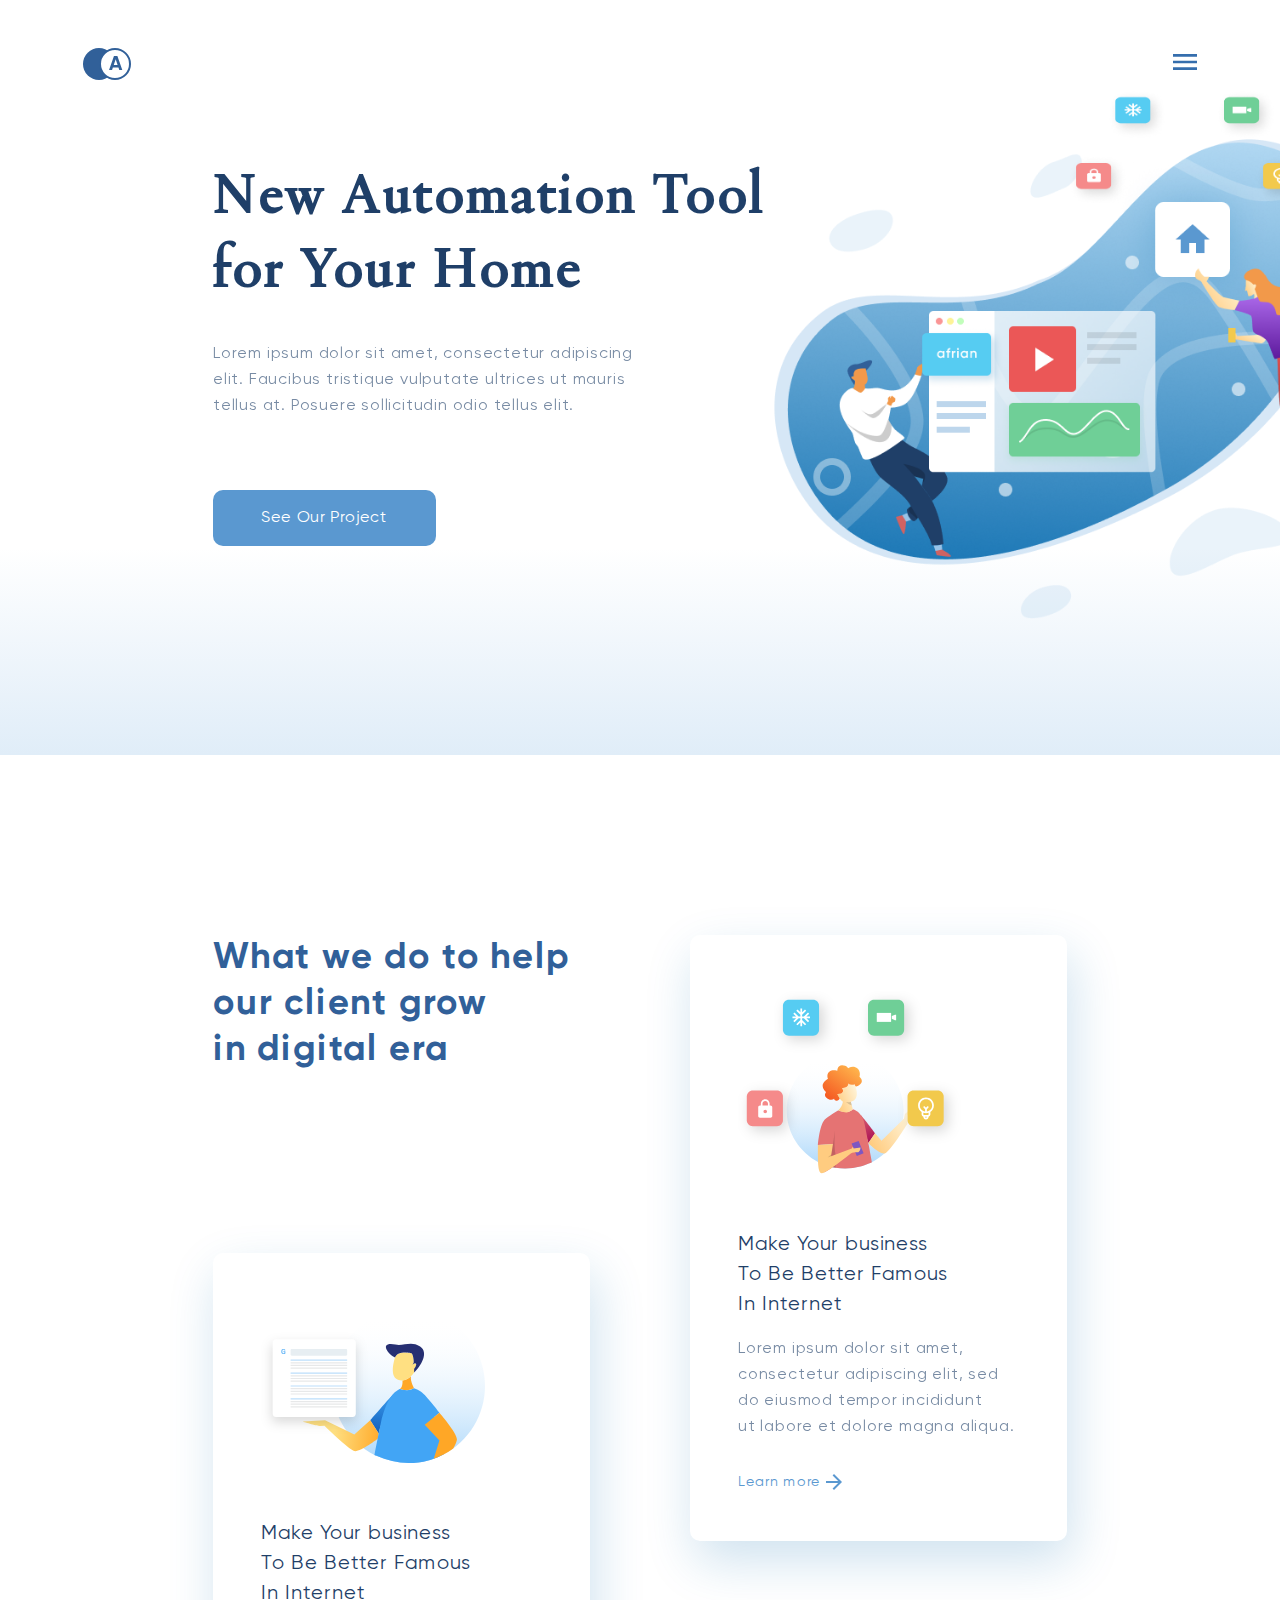
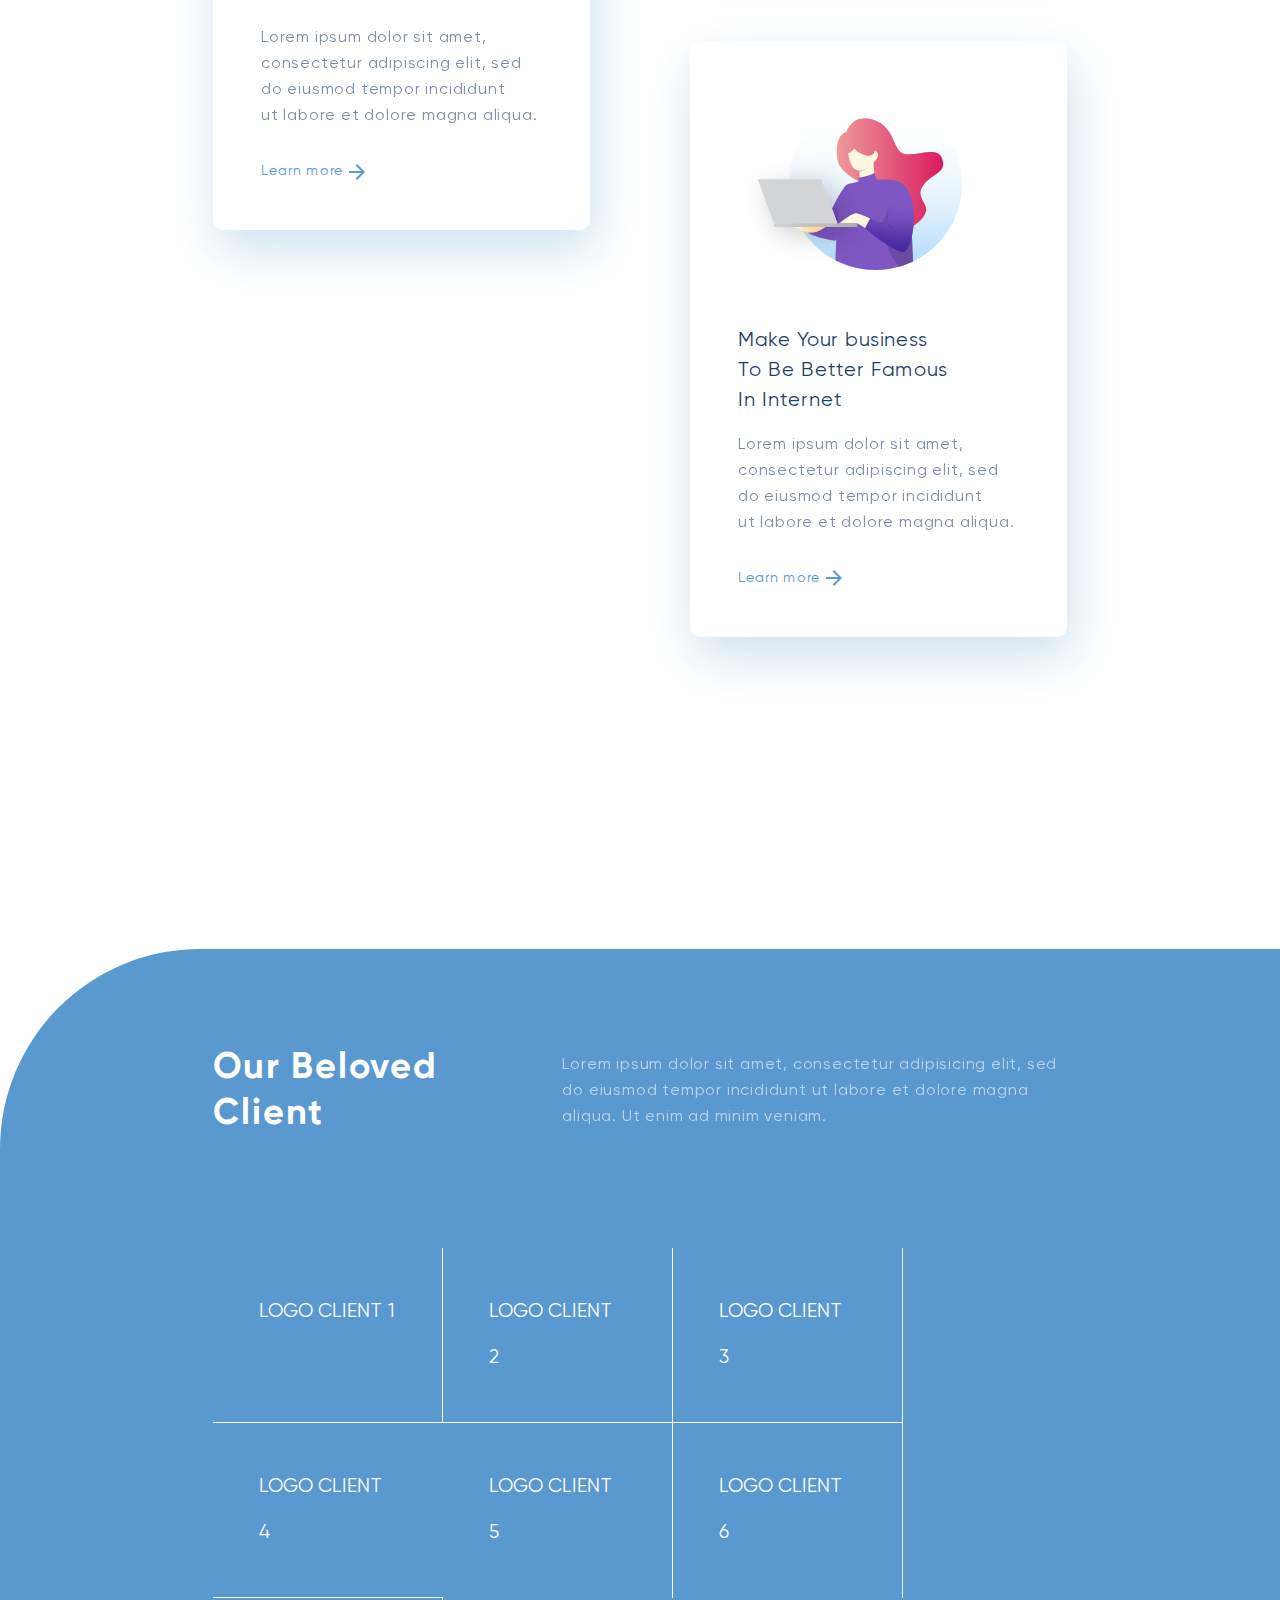
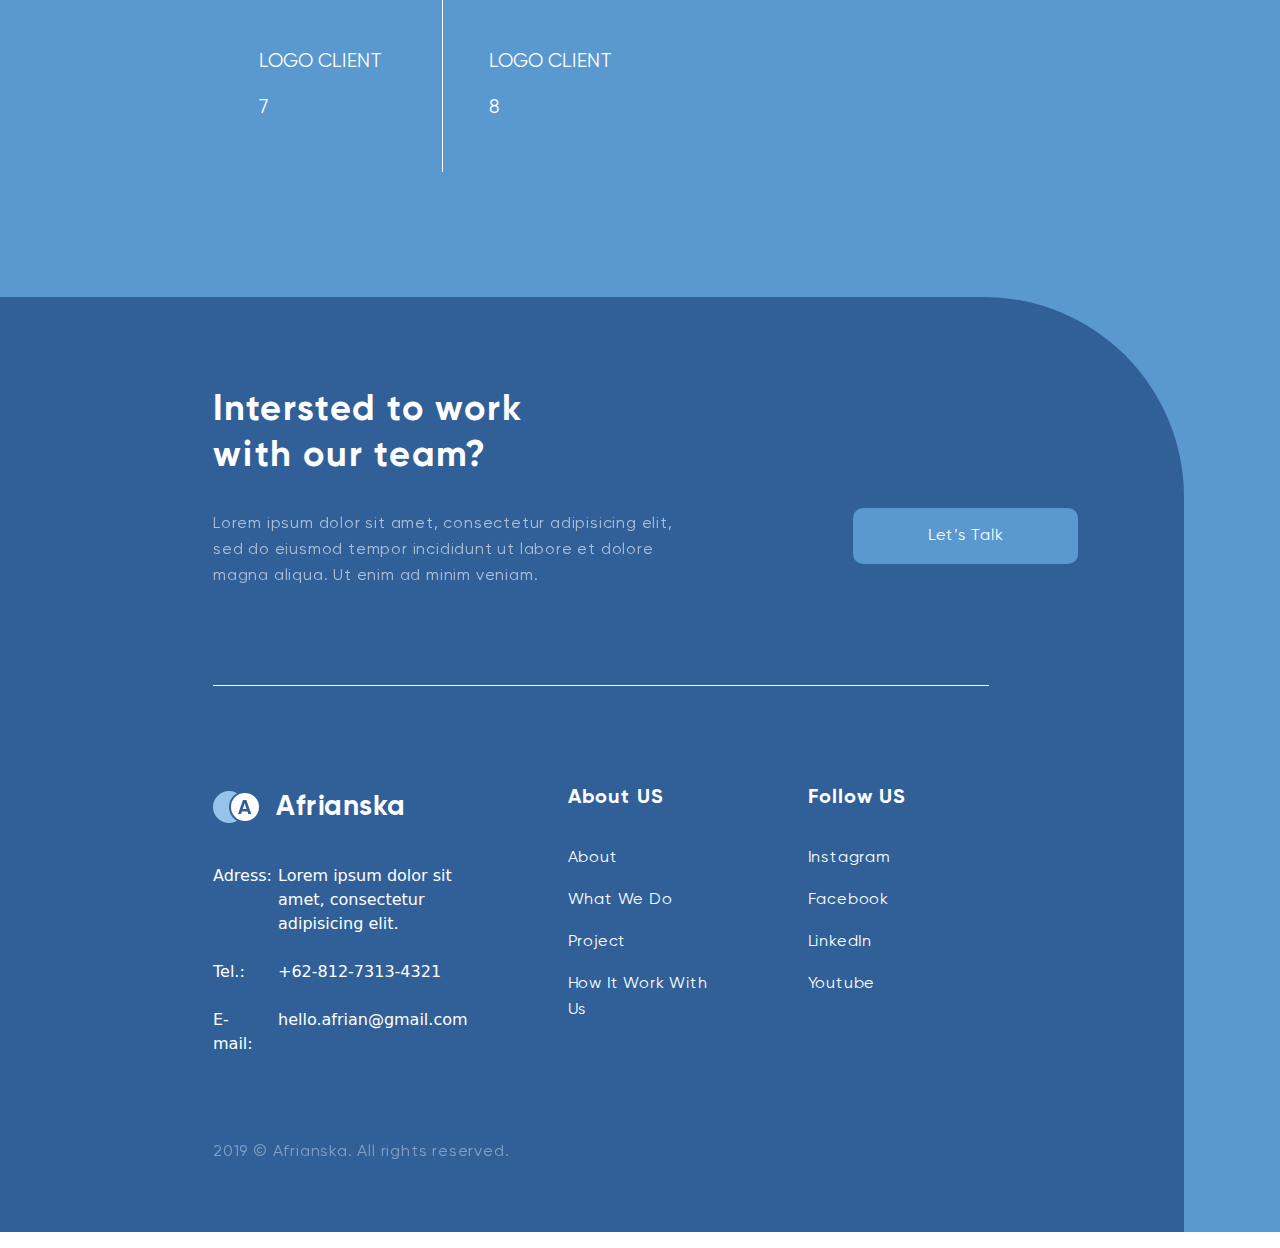
<file: index.html>
<!DOCTYPE html>
<html lang="ru">

<head>
	<meta charset="UTF-8">
	<meta http-equiv="X-UA-Compatible" content="IE=edge">
	<meta name="viewport" content="width=device-width, initial-scale=1.0">
	<link rel="stylesheet" href="css/normalize.css">
	<link rel="stylesheet" href="css/style.css">
	<title>homepage</title>
</head>

<header class="header">
	<div class="container header-container">
		<nav class="header__nav flex">
			<img class="header__logo" src="img/logo.svg" alt="Logo">
			<button class="header__btn btn-reset">
				<svg class="header__btn-icon" width="24" height="16" fill="rgba(53, 110, 173, 1)" xmlns="http://www.w3.org/2000/svg">
					<path d="M0 16H24V13.3333H0V16ZM0 9.33333H24V6.66667H0V9.33333ZM0 0V2.66667H24V0H0Z" />
				</svg>
			</button>
		</nav>
	</div>
</header>

<body>

	<main class="main">

		<section class="hero">
			<div class="hero__background">
				<div class="container">
					<div class="hero__block flex">
						<div class="hero__info">
							<h1 class="hero__title section-title">New Automation Tool for Your Home</h1>
							<p class="hero__descr section-descr">
								Lorem ipsum dolor sit amet, consectetur adipiscing elit. Faucibus tristique vulputate ultrices
								ut&nbsp;mauris tellus&nbsp;at. Posuere sollicitudin odio tellus elit.
							</p>
							<button class="hero__btn btn-reset">See Our Project</button>
						</div>
					</div>
				</div>
			</div>
		</section>

		<section class="about">
			<div class="container">
				<div class="about__block flex">
					<ul class="about__list-left list-reset flex">
						<li class="about__title">
							<h2 class="about__title-text section-title">What we&nbsp;do&nbsp;to&nbsp;help our client grow
								in&nbsp;digital era</h2>
						</li>
						<li class="about__item flex">
							<img src="img/card-3.svg" alt="" class="about__img-first">
							<p class="about__card-theme section-descr">Make Your business To&nbsp;Be&nbsp;Better Famous
								In&nbsp;Internet</p>
							<p class="about__card-descr section-descr">Lorem ipsum dolor sit amet, consectetur adipiscing elit, sed
								do&nbsp;eiusmod
								tempor incididunt ut&nbsp;labore et&nbsp;dolore magna aliqua.</p>
							<a href="#" class="about__card-link flex">Learn more
								<svg class="about__card-link-svg" width="16" height="16" viewBox="0 0 16 16" fill="none"
									xmlns="http://www.w3.org/2000/svg">
									<path d="M8 0L6.59 1.41L12.17 7H0V9H12.17L6.59 14.59L8 16L16 8L8 0Z" fill="#5A98D0" />
								</svg>
							</a>
						</li>
					</ul>
					<ul class="about__list-right list-reset flex">
						<li class="about__item flex">
							<img src="img/card-2.svg" alt="" class="about__img-first">
							<p class="about__card-theme section-descr">Make Your business To&nbsp;Be&nbsp;Better Famous
								In&nbsp;Internet</p>
							<p class="about__card-descr section-descr">Lorem ipsum dolor sit amet, consectetur adipiscing elit, sed
								do&nbsp;eiusmod
								tempor incididunt ut&nbsp;labore et&nbsp;dolore magna aliqua.</p>
							<a href="#" class="about__card-link flex">Learn more
								<svg class="about__card-link-svg" width="16" height="16" viewBox="0 0 16 16" fill="none"
									xmlns="http://www.w3.org/2000/svg">
									<path d="M8 0L6.59 1.41L12.17 7H0V9H12.17L6.59 14.59L8 16L16 8L8 0Z" fill="#5A98D0" />
								</svg>
							</a>
						</li>
						<li class="about__item flex">
							<img src="img/card-4.svg" alt="" class="about__img-first">
							<p class="about__card-theme section-descr">Make Your business To&nbsp;Be&nbsp;Better Famous
								In&nbsp;Internet</p>
							<p class="about__card-descr section-descr">Lorem ipsum dolor sit amet, consectetur adipiscing elit, sed
								do&nbsp;eiusmod
								tempor incididunt ut&nbsp;labore et&nbsp;dolore magna aliqua.</p>
							<a href="#" class="about__card-link flex">Learn more
								<svg class="about__card-link-svg" width="16" height="16" viewBox="0 0 16 16" fill="none"
									xmlns="http://www.w3.org/2000/svg">
									<path d="M8 0L6.59 1.41L12.17 7H0V9H12.17L6.59 14.59L8 16L16 8L8 0Z" fill="#5A98D0" />
								</svg>
							</a>
						</li>
					</ul>
				</div>
			</div>
		</section>

		<section class="client">
			<div class="container">
				<div class="client__block">
					<div class="client__about flex">
						<h2 class="client__title section-title">Our Beloved Client</h2>
						<p class="client__descr section-descr">Lorem ipsum dolor sit amet, consectetur adipisicing elit, sed
							do&nbsp;eiusmod tempor
							incididunt ut&nbsp;labore et&nbsp;dolore magna aliqua. Ut&nbsp;enim ad&nbsp;minim veniam.</p>
					</div>
					<ul class="client__list list-reset flex">
						<li class="client__item">Logo client 1</li>
						<li class="client__item">Logo client 2</li>
						<li class="client__item">Logo client 3</li>
						<li class="client__item">Logo client 4</li>
						<li class="client__item bottom">Logo client 5</li>
						<li class="client__item bottom">Logo client 6</li>
						<li class="client__item bottom">Logo client 7</li>
						<li class="client__item bottom">Logo client 8</li>
					</ul>
				</div>
			</div>

			<footer class="footer">
				<div class="footer-container">
					<div class="footer__top-block flex">
						<div class="footer__top-left">
							<h2 class="footer__title section-title">Intersted to&nbsp;work with our team?</h2>
							<p class="footer__descr section-descr">Lorem ipsum dolor sit amet, consectetur adipisicing elit, sed
								do&nbsp;eiusmod
								tempor incididunt ut&nbsp;labore et&nbsp;dolore magna aliqua. Ut&nbsp;enim ad&nbsp;minim veniam.</p>
						</div>
						<div class="footer__top-right">
							<button class="footer__btn btn-reset" onclick="window.location.href = '#openModal';">Let’s&nbsp;Talk</button>
						</div>
					</div>
					<div class="footer__bottom-block flex">
						<div class="footer__bottom-left">
							<h3 class="section-title footer__logo flex">
								<svg width="48" height="48" viewBox="0 0 48 48" fill="none" xmlns="http://www.w3.org/2000/svg">
									<g clip-path="url(#clip0_3288_2)">
										<circle cx="16" cy="24" r="16" fill="#98C3E8" />
										<circle cx="32" cy="24" r="15" fill="white" stroke="#316099" stroke-width="2" />
										<path
											d="M38.3 31L33.38 17H29.96L25.06 31H28.04L28.88 28.48H34.46L35.3 31H38.3ZM31.68 20.18L33.6 25.9H29.76L31.68 20.18Z"
											fill="#316099" />
									</g>
									<defs>
										<clipPath id="clip0_3288_2">
											<rect width="48" height="48" fill="white" transform="matrix(1 0 0 -1 0 48)" />
										</clipPath>
									</defs>
								</svg>
								Afrianska
							</h3>
							<ul class="footer__contacts list-reset">
								<li class="adress footer__item flex">
									<p class="contacts section-descr adress">Adress:</p>
									<p class="section-descr adress">Lorem ipsum dolor sit amet, consectetur adipisicing elit.</p>
								</li>
								<li class="telephone footer__item flex">
									<p class="contacts section-descr tel">Tel.:</p>
									<a href="tel:+6281273134321" class="section-descr adress">+62-812-7313-4321</a>
								</li>
								<li class="email footer__item flex">
									<p class="contacts section-descr email">E-mail:</p>
									<a href="mailto:hello.afrian@gmail.com" class="section-descr adress">hello.afrian@gmail.com</a>
								</li>
							</ul>
						</div>
						<div class="footer__bottom-right">
							<ul class="footer__list list-reset flex">
								<li class="footer__item-bottom">
									<h4 class="section-title footer__title-bottom">About US</h4>
									<a href="#" class="footer__bottom-link">About</a>
									<a href="#" class="footer__bottom-link">What We Do</a>
									<a href="#" class="footer__bottom-link">Project</a>
									<a href="#" class="footer__bottom-link">How It Work With Us</a>
								</li>
								<li class="footer__item-bottom">
									<h4 class="section-title footer__title-bottom">Follow US</h4>
									<a href="#" class="footer__bottom-link">Instagram</a>
									<a href="#" class="footer__bottom-link">Facebook</a>
									<a href="#" class="footer__bottom-link">LinkedIn</a>
									<a href="#" class="footer__bottom-link">Youtube</a>
								</li>
							</ul>
						</div>
					</div>
					<p class="copyright">2019&nbsp;&copy; Afrianska. All rights reserved.</p>
				</div>
			</footer>

		</section>

	</main>

	<div id="openModal" class="modal">
		<div class="modal-dialog">
			<div class="modal-content">
				<div class="modal-header">
					<a href="#close" title="Close" class="close">×</a>
				</div>
				<div class="contact__form">
					<h2 class="contact__form-title section-title">SEND US MESSAGE</h2>
					<form class="form" action="https://jsonplaceholder.typicode.com/posts" method="post">
						<ul class="contact__form-list list-reset flex">
							<li class="contact__form-item flex">
								<label class="contact__form-descr">Full Name</label>
								<input class="contact__form-input" type="text" name="Name" placeholder="Your Name" required>
							</li>
							<li class="contact__form-item flex">
								<label class="contact__form-descr">Email</label>
								<input class="contact__form-input" type="email" name="Email" placeholder="Your Email" required>
							</li>
							<li class="contact__form-item flex">
								<label class="contact__form-descr">Message</label>
								<textarea class="contact__form-textarea" name="Message" placeholder="Your Message"></textarea>
							</li>
						</ul>
						<button class="contact__form-btn btn-reset">Submit</button>
					</form>
				</div>
			</div>
		</div>
	</div>


</body>

</html>
</file>
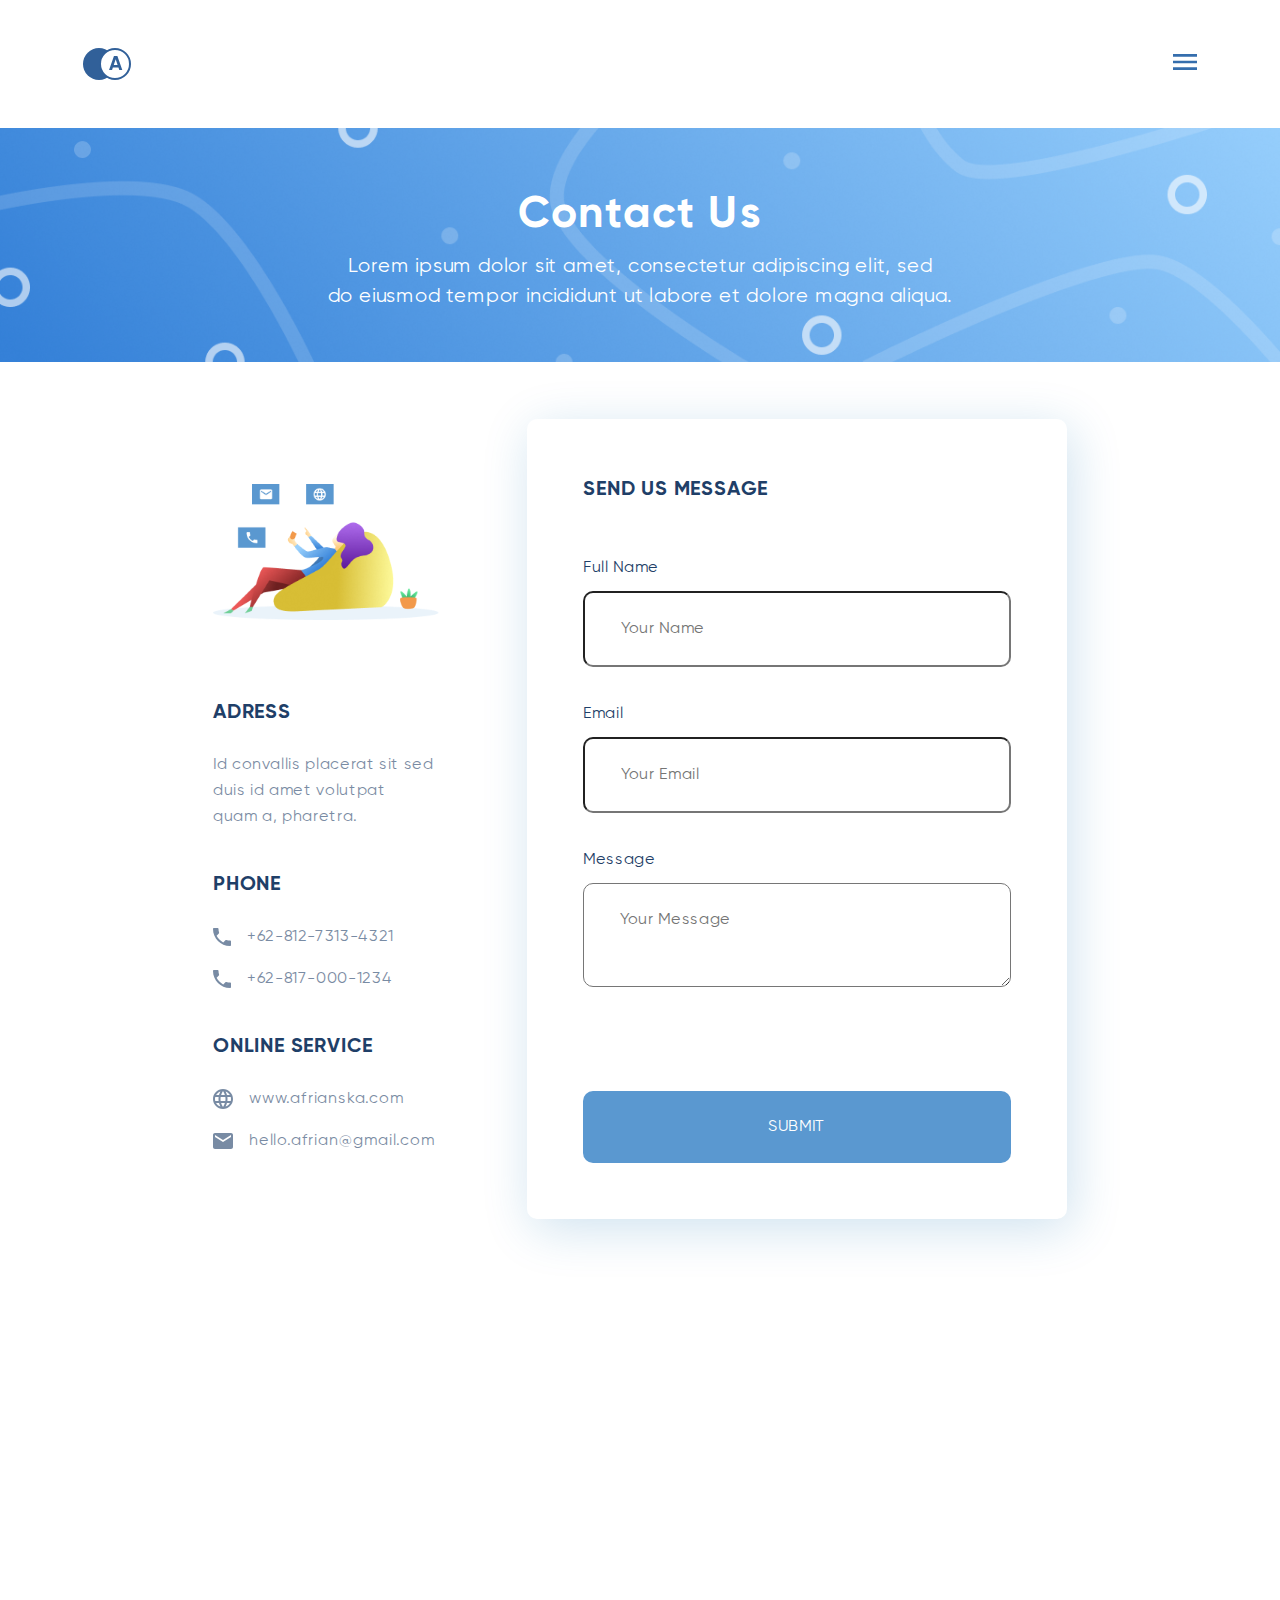
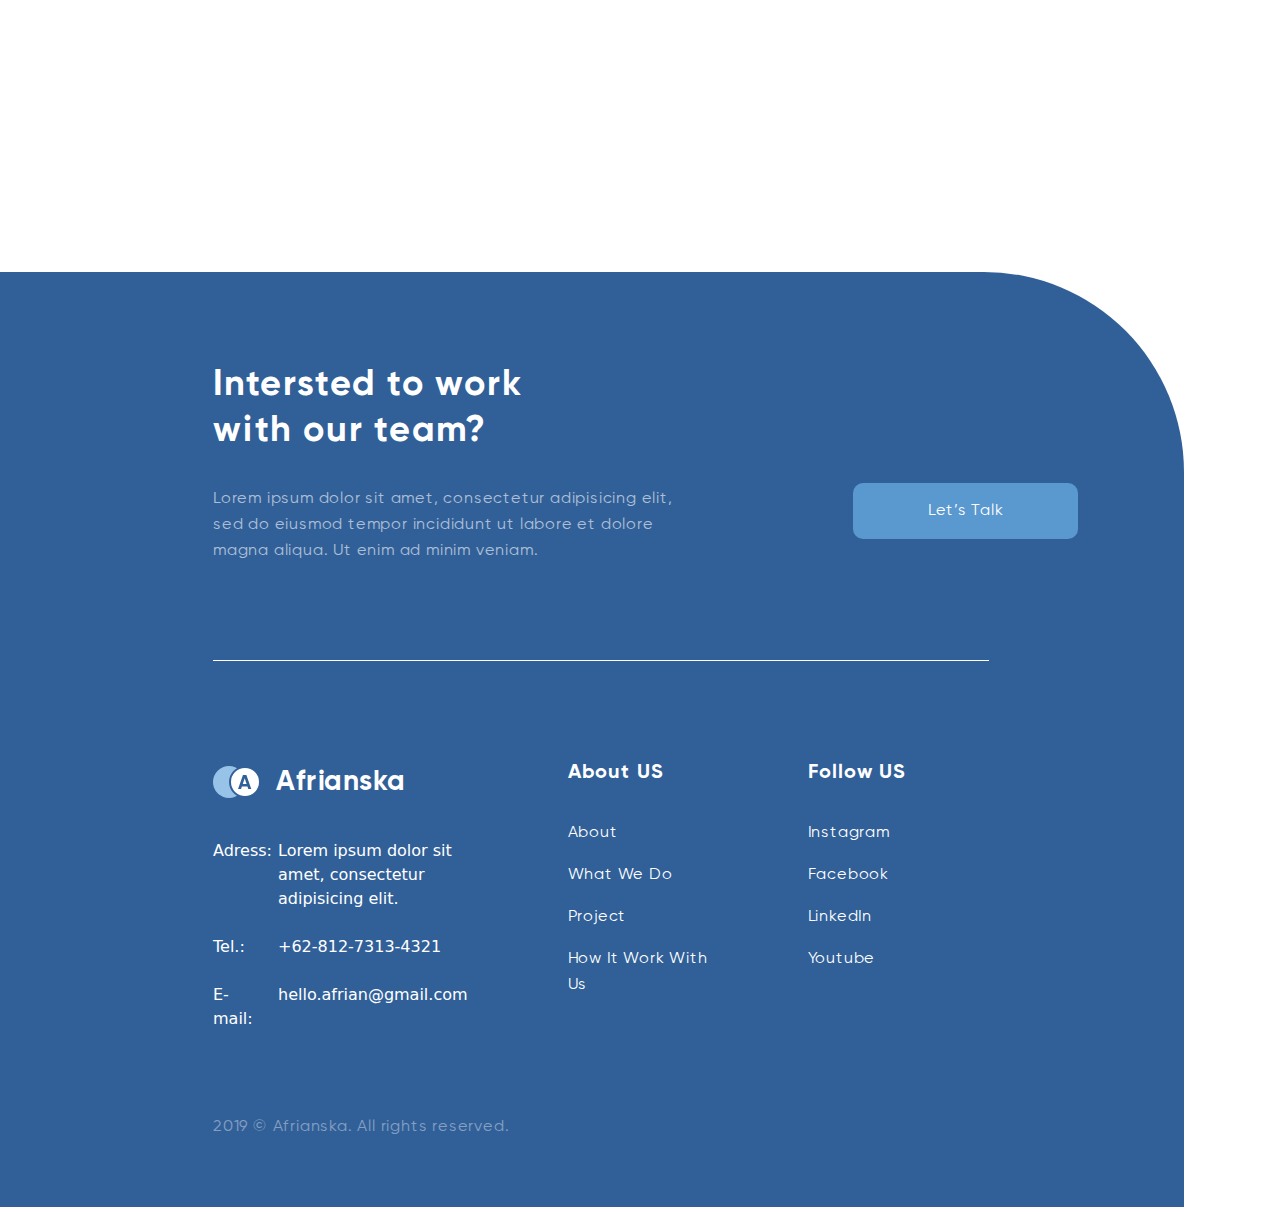
<file: contact_us.html>
<!DOCTYPE html>
<html lang="ru">

<head>
	<meta charset="UTF-8">
	<meta http-equiv="X-UA-Compatible" content="IE=edge">
	<meta name="viewport" content="width=device-width, initial-scale=1.0">
	<link rel="stylesheet" href="css/normalize.css">
	<link rel="stylesheet" href="css/style_contact_us.css">
	<title>Contact Us</title>
</head>

<header class="header">
	<div class="container header-container">
		<nav class="header__nav flex">
			<img class="header__logo" src="img/logo.svg" alt="Logo">
			<button class="header__btn btn-reset">
				<svg width="24" height="16" viewBox="0 0 24 16" fill="none" xmlns="http://www.w3.org/2000/svg">
					<path d="M0 16H24V13.3333H0V16ZM0 9.33333H24V6.66667H0V9.33333ZM0 0V2.66667H24V0H0Z" />
				</svg>
			</button>
		</nav>
	</div>
</header>

<body>

	<main class="main">
		<section class="hero">
			<div class="container">
				<div class="hero__block">
					<h1 class="hero__title section-title">Contact Us</h1>
					<p class="hero__descr section-descr">Lorem ipsum dolor sit amet, consectetur adipiscing elit, sed
						do&nbsp;eiusmod tempor incididunt ut&nbsp;labore et&nbsp;dolore magna aliqua.</p>
				</div>
			</div>
		</section>

		<section class="contact">
			<div class="container">
				<div class="contact__us flex">
					<div class="contact__data">
						<img src="img/contact-data.png" alt="contact-img" class="contact__img">
						<h4 class="contact__title section-title adress">Adress</h4>
						<p class="contact__adress-descr">Id&nbsp;convallis placerat sit sed duis id&nbsp;amet volutpat quam&nbsp;a,
							pharetra.</p>
						<h4 class="contact__title section-title phone">Phone</h4>
						<a href="tel:+6281273134321" class="contact__phone-descr section-descr flex">
							<svg width="18" height="18" viewBox="0 0 18 18" fill="none" xmlns="http://www.w3.org/2000/svg">
								<path
									d="M3.62 7.79C5.06 10.62 7.38 12.93 10.21 14.38L12.41 12.18C12.68 11.91 13.08 11.82 13.43 11.94C14.55 12.31 15.76 12.51 17 12.51C17.55 12.51 18 12.96 18 13.51V17C18 17.55 17.55 18 17 18C7.61 18 0 10.39 0 1C0 0.45 0.45 0 1 0H4.5C5.05 0 5.5 0.45 5.5 1C5.5 2.25 5.7 3.45 6.07 4.57C6.18 4.92 6.1 5.31 5.82 5.59L3.62 7.79Z"
									fill="#1F3F68" />
							</svg>
							+62-812-7313-4321
						</a>
						<a href="tel:+628170001234" class="contact__phone-descr section-descr flex">
							<svg width="18" height="18" viewBox="0 0 18 18" fill="none" xmlns="http://www.w3.org/2000/svg">
								<path
									d="M3.62 7.79C5.06 10.62 7.38 12.93 10.21 14.38L12.41 12.18C12.68 11.91 13.08 11.82 13.43 11.94C14.55 12.31 15.76 12.51 17 12.51C17.55 12.51 18 12.96 18 13.51V17C18 17.55 17.55 18 17 18C7.61 18 0 10.39 0 1C0 0.45 0.45 0 1 0H4.5C5.05 0 5.5 0.45 5.5 1C5.5 2.25 5.7 3.45 6.07 4.57C6.18 4.92 6.1 5.31 5.82 5.59L3.62 7.79Z"
									fill="#1F3F68" />
							</svg>
							+62-817-000-1234
						</a>
						<h4 class="contact__title section-title service">Online service</h4>
						<a href="#" class="contact__link web flex">
							<svg width="20" height="20" viewBox="0 0 20 20" fill="none" xmlns="http://www.w3.org/2000/svg">
								<path
									d="M9.99 0C4.47 0 0 4.48 0 10C0 15.52 4.47 20 9.99 20C15.52 20 20 15.52 20 10C20 4.48 15.52 0 9.99 0ZM16.92 6H13.97C13.65 4.75 13.19 3.55 12.59 2.44C14.43 3.07 15.96 4.35 16.92 6ZM10 2.04C10.83 3.24 11.48 4.57 11.91 6H8.09C8.52 4.57 9.17 3.24 10 2.04ZM2.26 12C2.1 11.36 2 10.69 2 10C2 9.31 2.1 8.64 2.26 8H5.64C5.56 8.66 5.5 9.32 5.5 10C5.5 10.68 5.56 11.34 5.64 12H2.26ZM3.08 14H6.03C6.35 15.25 6.81 16.45 7.41 17.56C5.57 16.93 4.04 15.66 3.08 14ZM6.03 6H3.08C4.04 4.34 5.57 3.07 7.41 2.44C6.81 3.55 6.35 4.75 6.03 6ZM10 17.96C9.17 16.76 8.52 15.43 8.09 14H11.91C11.48 15.43 10.83 16.76 10 17.96ZM12.34 12H7.66C7.57 11.34 7.5 10.68 7.5 10C7.5 9.32 7.57 8.65 7.66 8H12.34C12.43 8.65 12.5 9.32 12.5 10C12.5 10.68 12.43 11.34 12.34 12ZM12.59 17.56C13.19 16.45 13.65 15.25 13.97 14H16.92C15.96 15.65 14.43 16.93 12.59 17.56ZM14.36 12C14.44 11.34 14.5 10.68 14.5 10C14.5 9.32 14.44 8.66 14.36 8H17.74C17.9 8.64 18 9.31 18 10C18 10.69 17.9 11.36 17.74 12H14.36Z"
									fill="#1F3F68" />
							</svg>
							www.afrianska.com
						</a>
						<a href="mailto:hello.afrian@gmail.com" class="contact__link email flex">
							<svg width="20" height="16" viewBox="0 0 20 16" fill="none" xmlns="http://www.w3.org/2000/svg">
								<path
									d="M18 0H2C0.9 0 0.00999999 0.9 0.00999999 2L0 14C0 15.1 0.9 16 2 16H18C19.1 16 20 15.1 20 14V2C20 0.9 19.1 0 18 0ZM18 4L10 9L2 4V2L10 7L18 2V4Z"
									fill="#1F3F68" />
							</svg>
							hello.afrian@gmail.com
						</a>
					</div>
					<div class="contact__form">
						<h2 class="contact__form-title section-title">SEND US MESSAGE</h2>
						<form class="form" action="https://jsonplaceholder.typicode.com/posts" method="post">
							<ul class="contact__form-list list-reset flex">
								<li class="contact__form-item flex">
									<label class="contact__form-descr">Full Name</label>
									<input class="contact__form-input" type="text" name="Name" placeholder="Your Name" required>
								</li>
								<li class="contact__form-item flex">
									<label class="contact__form-descr">Email</label>
									<input class="contact__form-input" type="email" name="Email" placeholder="Your Email" required>
								</li>
								<li class="contact__form-item flex">
									<label class="contact__form-descr">Message</label>
									<textarea class="contact__form-textarea" name="Message" placeholder="Your Message"></textarea>
								</li>
							</ul>
							<button class="contact__form-btn btn-reset">Submit</button>
						</form>
					</div>
				</div>
			</div>
		</section>

		<section class="map">
			<div class="container">
				<div class="map__block">
					<iframe
						src="https://www.google.com/maps/embed?pb=!1m18!1m12!1m3!1d2271.7210915904598!2d9.470968369532564!3d0.4148140092865729!2m3!1f0!2f0!3f0!3m2!1i1024!2i768!4f13.1!3m3!1m2!1s0x107f3c8e3e36b2cf%3A0x704e54c45de1010c!2sNecotrans!5e0!3m2!1sru!2sru!4v1677783240403!5m2!1sru!2sru"
						width="600" height="450" style="border:0; width: 925px;" allowfullscreen="" loading="lazy"
						referrerpolicy="no-referrer-when-downgrade">
					</iframe>
				</div>
			</div>
		</section>

		<footer class="footer">
			<div class="footer-container">
				<div class="footer__top-block flex">
					<div class="footer__top-left">
						<h2 class="footer__title section-title">Intersted to&nbsp;work with our team?</h2>
						<p class="footer__descr section-descr">Lorem ipsum dolor sit amet, consectetur adipisicing elit, sed
							do&nbsp;eiusmod
							tempor incididunt ut&nbsp;labore et&nbsp;dolore magna aliqua. Ut&nbsp;enim ad&nbsp;minim veniam.</p>
					</div>
					<div class="footer__top-right">
						<button class="footer__btn btn-reset" onclick="window.location.href = '#openModal';">Let’s&nbsp;Talk</button>
					</div>
				</div>
				<div class="footer__bottom-block flex">
					<div class="footer__bottom-left">
						<h3 class="section-title footer__logo flex">
							<svg width="48" height="48" viewBox="0 0 48 48" fill="none" xmlns="http://www.w3.org/2000/svg">
								<g clip-path="url(#clip0_3288_2)">
									<circle cx="16" cy="24" r="16" fill="#98C3E8" />
									<circle cx="32" cy="24" r="15" fill="white" stroke="#316099" stroke-width="2" />
									<path
										d="M38.3 31L33.38 17H29.96L25.06 31H28.04L28.88 28.48H34.46L35.3 31H38.3ZM31.68 20.18L33.6 25.9H29.76L31.68 20.18Z"
										fill="#316099" />
								</g>
								<defs>
									<clipPath id="clip0_3288_2">
										<rect width="48" height="48" fill="white" transform="matrix(1 0 0 -1 0 48)" />
									</clipPath>
								</defs>
							</svg>
							Afrianska
						</h3>
						<ul class="footer__contacts list-reset">
							<li class="adress footer__item flex">
								<p class="contacts section-descr adress">Adress:</p>
								<p class="section-descr adress">Lorem ipsum dolor sit amet, consectetur adipisicing elit.</p>
							</li>
							<li class="telephone footer__item flex">
								<p class="contacts section-descr tel">Tel.:</p>
								<p class="section-descr adress">+62-812-7313-4321</p>
							</li>
							<li class="email footer__item flex">
								<p class="contacts section-descr email">E-mail:</p>
								<p class="section-descr adress">hello.afrian@gmail.com</p>
							</li>
						</ul>
					</div>
					<div class="footer__bottom-right">
						<ul class="footer__list list-reset flex">
							<li class="footer__item-bottom">
								<h4 class="section-title footer__title-bottom">About US</h4>
								<a href="#" class="footer__bottom-link">About</a>
								<a href="#" class="footer__bottom-link">What We Do</a>
								<a href="#" class="footer__bottom-link">Project</a>
								<a href="#" class="footer__bottom-link">How It Work With Us</a>
							</li>
							<li class="footer__item-bottom">
								<h4 class="section-title footer__title-bottom">Follow US</h4>
								<a href="#" class="footer__bottom-link">Instagram</a>
								<a href="#" class="footer__bottom-link">Facebook</a>
								<a href="#" class="footer__bottom-link">LinkedIn</a>
								<a href="#" class="footer__bottom-link">Youtube</a>
							</li>
						</ul>
					</div>
				</div>
				<p class="copyright">2019&nbsp;&copy; Afrianska. All rights reserved.</p>
			</div>
		</footer>

	</main>

	<div id="openModal" class="modal">
		<div class="modal-dialog">
			<div class="modal-content">
				<div class="modal-header">
					<a href="#close" title="Close" class="close">×</a>
				</div>
				<div class="contact__form">
					<h2 class="contact__form-title section-title">SEND US MESSAGE</h2>
					<form class="form" action="https://jsonplaceholder.typicode.com/posts" method="post">
						<ul class="contact__form-list list-reset flex">
							<li class="contact__form-item flex">
								<label class="contact__form-descr">Full Name</label>
								<input class="contact__form-input" type="text" name="Name" placeholder="Your Name" required>
							</li>
							<li class="contact__form-item flex">
								<label class="contact__form-descr">Email</label>
								<input class="contact__form-input" type="email" name="Email" placeholder="Your Email" required>
							</li>
							<li class="contact__form-item flex">
								<label class="contact__form-descr">Message</label>
								<textarea class="contact__form-textarea" name="Message" placeholder="Your Message"></textarea>
							</li>
						</ul>
						<button class="contact__form-btn btn-reset">Submit</button>
					</form>
				</div>
			</div>
		</div>
	</div>

</body>

</html>
</file>
<file: css/style.css>
html {
  box-sizing: border-box;
}

*,
*::before,
*::after {
  box-sizing: inherit;
  background-color: transparent;
}

a {
  display: block;
  color: inherit;
  text-decoration: none;
}

img {
  max-width: 100%;
}

body {
  font-family: 'Muller', Muller;
  min-width: 100%;
}

@font-face {
  font-family: 'Gilroy';
  src: local('Gilroy Regular'), local('Gilroy-Regular'),
      url('../fonts/Gilroy-Regular.woff2') format('woff2'),
      url('../fonts/Gilroy-Regular.woff') format('woff');
  font-weight: normal;
  font-style: normal;
}

@font-face {
  font-family: 'Gilroy';
  src: local('Gilroy Bold'), local('Gilroy-Bold'),
      url('../fonts/Gilroy-Bold.woff2') format('woff2'),
      url('../fonts/Gilroy-Bold.woff') format('woff');
  font-weight: bold;
  font-style: normal;
}

@font-face {
  font-family: 'Gilroy';
  src: local('Gilroy Light'), local('Gilroy-Light'),
      url('../fonts/Gilroy-Light.woff2') format('woff2'),
      url('../fonts/Gilroy-Light.woff') format('woff');
  font-weight: 300;
  font-style: normal;
}

@font-face {
  font-family: 'Gilroy';
  src: local('Gilroy Semibold'), local('Gilroy-Semibold'),
      url('../fonts/Gilroy-Semibold.woff2') format('woff2'),
      url('../fonts/Gilroy-Semibold.woff') format('woff');
  font-weight: 600;
  font-style: normal;
}

@font-face {
  font-family: 'Gilroy';
  src: local('Gilroy Medium'), local('Gilroy-Medium'),
      url('../fonts/Gilroy-Medium.woff2') format('woff2'),
      url('../fonts/Gilroy-Medium.woff') format('woff');
  font-weight: 500;
  font-style: normal;
}

@font-face {
  font-family: 'Gilroy';
  src: local('Gilroy Extrabold'), local('Gilroy-Extrabold'),
      url('../fonts/Gilroy-Extrabold.woff2') format('woff2'),
      url('../fonts/Gilroy-Extrabold.woff') format('woff');
  font-weight: 800;
  font-style: normal;
}

@font-face {
  font-family: 'Galien';
  src: local('Galien Regular') format('Galien-Regular'),
     url('../fonts/Galien-Regular.woff') format('woff'),
     url('../fonts/Galien-Regular.woff2') format('woff2');
  font-style: normal;
  font-weight: normal;
}

/* global */
:root {
  --Blue_01: #1F3F68;
  --Blue_02: #316099;
  --Blue_04: #5A98D0;
}

.list-reset {
  margin: 0;
  padding: 0;
  list-style: none;
  background-color: transparent;
}

.btn-reset {
  padding: 0;
  border: 0;
  background-color: transparent;
  cursor: pointer;
}

.flex {
  display: flex;
}

.container {
  max-width: 1366px;
  padding: 0 213px;
  margin: 0 auto;
}

.header-container {
  max-width: 1366px;
  padding: 40px 83px 0;
}

.section-title {
  margin: 0;
}

.section-descr {
  margin: 0;
}

.section-offset {
  margin-bottom: 70px;
}

.descr-default {
  margin: 0;
}

.h3-reset {
  margin: 0;
  padding: 0;
}

.p-reset {
  padding: 0;
}

.footer-container {
  padding-left: 213px;
  padding-right: 195px;
}

/* header */
.header__nav {
  justify-content: space-between;
}

.header__btn svg {
  fill: rgba(53, 110, 173, 1);
  transition: fill 0.3s ease-in-out;
}

.header__btn:hover .header__btn-icon {
  fill: black;
}

/* Hero */
.hero {
  background: linear-gradient(0deg, #98C3E8 -30em, rgba(152, 195, 232, 0) 31.12%);
  height: 667px;
  margin-bottom: 180px;
}

.hero__background {
  background-position: 770px bottom;
  background-repeat: no-repeat;
  background-size: contain;
  background-image: url("../img/header-back.png");
}

.hero__block {
  flex-direction: column;
}

.hero__info {
  padding: 73px 0;
}

.hero__title {
  width: 590px;
  font-family: Galien;
  font-size: 64px;
  line-height: 74px;
  letter-spacing: 0.04em;
  text-align: left;
  color: var(--Blue_01);
  margin-bottom: 32px;
}

.hero__descr {
  width: 425px;
  font-family: Gilroy;
  font-size: 16px;
  line-height: 26px;
  letter-spacing: 0.05em;
  text-align: left;
  margin-bottom: 71px;
  opacity: 60%;
  color: var(--Blue_01);
}

.hero__btn {
  padding: 15px 48px;
  background-color: var(--Blue_04);
  color: white;
  border-radius: 10px;
  font-family: Gilroy;
  font-size: 16px;
  line-height: 26px;
  letter-spacing: 0.04em;
  text-align: center;
  transition: background-color 0.3s ease-in-out;
}

.hero__btn:hover {
  background-color: #1F3F68;
}

/* About */
.about {
  margin-bottom: 212px;
}

.about__list-left {
  flex-direction: column;
  width: 380px;
  margin-right: 100px;
}

.about__list-right {
  flex-direction: column;
  width: 380px;
}

.about__title {
  margin-bottom: 180px;
}

.about__title-text {
  font-family: Gilroy;
  font-size: 36px;
  line-height: 46px;
  letter-spacing: 0.05em;
  text-align: left;
  color: var(--Blue_02);
}

.about__item {
  flex-direction: column;
  box-shadow: 5px 20px 50px 0px rgba(16, 112, 177, 0.2);
  border-radius: 10px;
  padding: 56px 48px 48px;
}

.about__list-right  .about__item:nth-child(1n) {
  margin-bottom: 100px;
}

.about__img-first {
  width: 224px;
  margin-bottom: 56px;
}

.about__card-theme {
  font-family: Gilroy;
  font-size: 20px;
  line-height: 30px;
  letter-spacing: 0.05em;
  text-align: left;
  color: var(--Blue_01);
  margin-bottom: 16px;
}

.about__card-descr {
  font-family: Gilroy;
  font-size: 16px;
  line-height: 26px;
  letter-spacing: 0.05em;
  text-align: left;
  margin-bottom: 32px;
  opacity: 60%;
  color: var(--Blue_01);
}

.about__card-link {
  display: flex;
  align-items: center;
  font-family: Gilroy;
  font-size: 14px;
  letter-spacing: 0.05em;
  text-align: left;
  color: var(--Blue_04);
  transition: color 0.3s ease-in-out, stroke 0.3s ease-in-out, fill 0.3s ease-in-out;
}

.about__card-link svg {
  margin-left: 5px;
  transition: transform 0.3s ease-in-out;
}

.about__card-link:focus svg {
  fill: transparent;
}

.about__card-link:hover svg {
  transform: translateX(20px)
}

.about__card-link:active svg {
  transform: none;
}

.about__card-link:hover {
  color: black;
}

.card__img-second {
  width: 182px;
}

.card__img-third {
  width: 156px;
}

/* client */
.client {
  background-color: var(--Blue_04);
  border-top-left-radius: 200px;
} 

.client__block {
  padding-top: 96px;
}

.client__about {
  align-items: center;
  margin-bottom: 111px;
}

.client__title {
  width: 30%;
  font-family: Gilroy;
  font-size: 36px;
  line-height: 46px;
  letter-spacing: 0.05em;
  text-align: left;
  color: white;
  margin-right: 97px;
}

.client__descr {
  width: 60%;
  font-family: Gilroy;
  font-size: 16px;
  line-height: 26px;
  letter-spacing: 0.05em;
  text-align: left;
  color: white;
  opacity: 60%;
}

.client__list {
  padding-bottom: 125px;
  flex-wrap: wrap;
}

.client__item {
  width: 230px;
  padding: 41px 46px;
  border-right: 1px solid #fff;
  border-bottom: 1px solid #fff;
  color: #fff;
  text-transform: uppercase;
  font-family: Gilroy;
  font-size: 19px;
  line-height: 46px;
  text-align: left;
}

.client__item:nth-child(4n) {
  border-right: none;
}

.client__item.bottom {
  border-bottom: none;
}

/* footer */
.footer {
  background-color: var(--Blue_02);
  border-top-right-radius: 200px;
  margin-right: 96px;
  padding-top: 90px;
}

.footer__top-block {
  align-items: center;
  border-bottom: 1px solid #fff;
  margin-bottom: 97px;
}

.footer__top-left {
  margin-right: 180px;
}

.footer__title {
  width: 317px;
  margin-bottom: 32px;
  color: white;
  font-family: Gilroy;
  font-size: 36px;
  line-height: 46px;
  letter-spacing: 0.05em;
  text-align: left;
}

.footer__descr {
  color: white;
  opacity: 60%;
  width: 460px;
  font-family: Gilroy;
  font-size: 16px;
  line-height: 26px;
  letter-spacing: 0.05em;
  margin-bottom: 96px;
  text-align: left;
}

.footer__btn {
  background-color: var(--Blue_04);
  padding: 15px 75px;
  color: white;
  font-family: Gilroy;
  font-size: 16px;
  line-height: 26px;
  letter-spacing: 0.04em;
  text-align: center;
  border-radius: 10px;
}

.footer__bottom-block {
  padding-bottom: 67px;
}

.footer__bottom-left {
  width: 300px;
  margin-right: 100px;
}

.footer__logo svg {
  margin-right: 15px;
}

.footer__logo {
  font-family: Gilroy;
  font-size: 28px;
  line-height: 46px;
  letter-spacing: 0.02em;
  text-align: left;
  color: white;
  align-items: center;
  margin-bottom: 33px;
}

.footer__contacts {
  flex-wrap: wrap;
  color: white;
}

.footer__item:not(:last-child) {
  margin-bottom: 24px;
}

.contacts.adress,
.contacts.tel,
.contacts.email {
  width: 50px;
  margin-right: 15px;
}

.footer__item-bottom {
  width: 163px;
  margin-right: 77px;
}

.footer__title-bottom {
  font-family: Gilroy;
  font-size: 20px;
  line-height: 30px;
  letter-spacing: 0.05em;
  text-align: left;
  margin-bottom: 32px;
  color: white;
}

.footer__bottom-link {
  font-family: Gilroy;
  font-size: 16px;
  line-height: 26px;
  letter-spacing: 0.05em;
  text-align: left;
  color: white;
  width: fit-content;
}

.footer__bottom-link:not(:last-child) {
  margin-bottom: 16px;
}

.copyright {
  font-family: Gilroy;
  font-size: 16px;
  line-height: 26px;
  letter-spacing: 0.05em;
  text-align: left;
  color: white;
  opacity: 40%;
  padding-bottom: 67px;
}

/* Form */
/* Form */
.contact__us {
	align-items: center;
}

.contact__form {
	width: 540px;
	box-shadow: 5px 10px 50px 0px rgba(16, 112, 177, 0.2);
	border-radius: 10px;
	padding: 56px;
}

.contact__form-list {
	flex-direction: column;
}

.contact__form-item {
	flex-direction: column;
	margin-bottom: 32px;
}

.contact__form-title{
	font-family: Gilroy;
	font-size: 20px;
	line-height: 30px;
	letter-spacing: 0.04em;
	text-align: left;
	color: var(--Blue_01);
	margin-bottom: 48px;
}

.contact__form-descr {
	font-family: Gilroy;
	font-size: 16px;
	line-height: 30px;
	letter-spacing: 0.04em;
	text-align: left;
	color: var(--Blue_01);
	margin-bottom: 8px;
}

.contact__form-input {
	font-family: Gilroy;
	font-size: 16px;
	line-height: 30px;
	letter-spacing: 0.04em;
	text-align: left;
	color: var(--Blue_01);
	padding: 21px 36px;
	border-radius: 10px;
}

.contact__form-textarea {
	font-family: Gilroy;
	font-size: 16px;
	line-height: 30px;
	letter-spacing: 0.04em;
	text-align: left;
	color: var(--Blue_01);
	padding: 21px 36px;
	border-radius: 10px;
	margin-bottom: 72px;
}

.contact__form-btn {
	text-transform: uppercase;
	background-color: var(--Blue_04);
	padding: 23px 185px;
	font-family: Gilroy;
	font-size: 16px;
	line-height: 26px;
	letter-spacing: 0.04em;
	text-align: center;
	color: white;
	transition: background-color 0.3s ease-in-out;
	border-radius: 10px;
}

.contact__form-btn:hover {
	background-color: var(--Blue_01);
}

/* Modal window */
/* стилизация содержимого страницы */
body {
  font-family: -apple-system,system-ui,BlinkMacSystemFont,"Segoe UI",Roboto,"Helvetica Neue",Arial,sans-serif;
  font-size: 16px;
  font-weight: 400;
  line-height: 1.5;
  color: #292b2c;
  background-color: #fff;
} 

/* свойства модального окна по умолчанию */
.modal {
  position: fixed; /* фиксированное положение */
  top: 0;
  right: 0;
  bottom: 0;
  left: 0;
  background: rgba(0,0,0,0.5); /* цвет фона */
  z-index: 1050;
  opacity: 0; /* по умолчанию модальное окно прозрачно */
  -webkit-transition: opacity 200ms ease-in; 
  -moz-transition: opacity 200ms ease-in;
  transition: opacity 200ms ease-in; /* анимация перехода */
  pointer-events: none; /* элемент невидим для событий мыши */
  margin: 0;
  padding: 0;
}
/* при отображении модального окно */
.modal:target {
  opacity: 1; /* делаем окно видимым */
  pointer-events: auto; /* элемент видим для событий мыши */
  overflow-y: auto; /* добавляем прокрутку по y, когда элемент не помещается на страницу */
}
/* ширина модального окна и его отступы от экрана */
.modal-dialog {
  position: relative;
  width: auto;
  margin: 10px;
}
@media (min-width: 576px) {
.modal-dialog {
    max-width: 540px;
    margin: 30px auto; /* для отображения модального окна по центру */
}
}
/* свойства для блока, содержащего контент модального окна */ 
.modal-content {
  position: relative;
  display: -webkit-box;
  display: -webkit-flex;
  display: -ms-flexbox;
  display: flex;
  -webkit-box-orient: vertical;
  -webkit-box-direction: normal;
  -webkit-flex-direction: column;
  -ms-flex-direction: column;
  flex-direction: column;
  background-color: #fff;
  -webkit-background-clip: padding-box;
  background-clip: padding-box;
  border: 1px solid rgba(0,0,0,.2);
  border-radius: .3rem;
  outline: 0;
}
@media (min-width: 768px) {
.modal-content {
    -webkit-box-shadow: 0 5px 15px rgba(0,0,0,.5);
    box-shadow: 0 5px 15px rgba(0,0,0,.5);
}
}
/* свойства для заголовка модального окна */
.modal-header {
  display: -webkit-box;
  display: -webkit-flex;
  display: -ms-flexbox;
  display: flex;
  -webkit-box-align: center;
  -webkit-align-items: center;
  -ms-flex-align: center;
  align-items: center;
  -webkit-box-pack: justify;
  -webkit-justify-content: space-between;
  -ms-flex-pack: justify;
  justify-content: space-between;
  padding: 15px;
  border-bottom: 1px solid #eceeef;
}
.modal-title {
  margin-top: 0;
  margin-bottom: 0;
  line-height: 1.5;
  font-size: 1.25rem;
  font-weight: 500;
}
/* свойства для кнопки "Закрыть" */
.close {
  float: right;
  font-family: sans-serif;
  font-size: 24px;
  font-weight: 700;
  line-height: 1;
  color: #000;
  text-shadow: 0 1px 0 #fff;
  opacity: .5;
  text-decoration: none;
}
/* свойства для кнопки "Закрыть" при нахождении её в фокусе или наведении */
.close:focus, .close:hover {
  color: #000;
  text-decoration: none;
  cursor: pointer;
  opacity: .75;
}
/* свойства для блока, содержащего основное содержимое окна */
.modal-body {
position: relative;
  -webkit-box-flex: 1;
  -webkit-flex: 1 1 auto;
  -ms-flex: 1 1 auto;
  flex: 1 1 auto;
  padding: 15px;
  overflow: auto;
}
</file>
<file: css/style_contact_us.css>
html {
	box-sizing: border-box;
}

*,
*::before,
*::after {
	box-sizing: inherit;
	background-color: transparent;
}

a {
	display: block;
	color: inherit;
	text-decoration: none;
	width: fit-content !important;
}

img {
	max-width: 100%;
}

body {
	font-family: 'Muller', Muller;
	min-width: 100%;
}

@font-face {
	font-family: 'Gilroy';
	src: local('Gilroy Regular'), local('Gilroy-Regular'),
		url('../fonts/Gilroy-Regular.woff2') format('woff2'),
		url('../fonts/Gilroy-Regular.woff') format('woff');
	font-weight: normal;
	font-style: normal;
}

@font-face {
	font-family: 'Gilroy';
	src: local('Gilroy Bold'), local('Gilroy-Bold'),
		url('../fonts/Gilroy-Bold.woff2') format('woff2'),
		url('../fonts/Gilroy-Bold.woff') format('woff');
	font-weight: bold;
	font-style: normal;
}

@font-face {
	font-family: 'Gilroy';
	src: local('Gilroy Light'), local('Gilroy-Light'),
		url('../fonts/Gilroy-Light.woff2') format('woff2'),
		url('../fonts/Gilroy-Light.woff') format('woff');
	font-weight: 300;
	font-style: normal;
}

@font-face {
	font-family: 'Gilroy';
	src: local('Gilroy Semibold'), local('Gilroy-Semibold'),
		url('../fonts/Gilroy-Semibold.woff2') format('woff2'),
		url('../fonts/Gilroy-Semibold.woff') format('woff');
	font-weight: 600;
	font-style: normal;
}

@font-face {
	font-family: 'Gilroy';
	src: local('Gilroy Medium'), local('Gilroy-Medium'),
		url('../fonts/Gilroy-Medium.woff2') format('woff2'),
		url('../fonts/Gilroy-Medium.woff') format('woff');
	font-weight: 500;
	font-style: normal;
}

@font-face {
	font-family: 'Gilroy';
	src: local('Gilroy Extrabold'), local('Gilroy-Extrabold'),
		url('../fonts/Gilroy-Extrabold.woff2') format('woff2'),
		url('../fonts/Gilroy-Extrabold.woff') format('woff');
	font-weight: 800;
	font-style: normal;
}

@font-face {
	font-family: 'Galien';
	src: local('Galien Regular') format('Galien-Regular'),
		url('../fonts/Galien-Regular.woff') format('woff'),
		url('../fonts/Galien-Regular.woff2') format('woff2');
	font-style: normal;
	font-weight: normal;
}

/* global */
:root {
	--Blue_01: #1F3F68;
	--Blue_02: #316099;
	--Blue_04: #5A98D0;
}

.list-reset {
	margin: 0;
	padding: 0;
	list-style: none;
	background-color: transparent;
}

.btn-reset {
	padding: 0;
	border: 0;
	background-color: transparent;
	cursor: pointer;
}

.flex {
	display: flex;
}

.container {
	max-width: 1366px;
	padding: 0 213px;
	margin: 0 auto;
}

.header-container {
	max-width: 1366px;
	padding: 40px 83px;
}

.section-title {
	margin: 0;
}

.section-descr {
	margin: 0;
}

.section-offset {
	margin-bottom: 70px;
}

.descr-default {
	margin: 0;
}

.h3-reset {
	margin: 0;
	padding: 0;
}

.p-reset {
	padding: 0;
}

.footer-container {
	padding-left: 213px;
	padding-right: 195px;
}

/* header */
.header__nav {
	justify-content: space-between;
}

.header__btn svg {
  fill: rgba(53, 110, 173, 1);
  transition: fill 0.3s ease-in-out;
}

.header__btn:hover svg {
  fill: black;
}

/* Hero */
.hero {
	background-image: url('../img/background_contact_us.png');
	background-repeat: no-repeat;
	background-size: cover;
	margin-bottom: 57px;
}

.hero__block {
	padding: 50px 93px;
}

.hero__title {
	font-family: Gilroy;
	font-size: 44px;
	line-height: 74px;
	letter-spacing: 0.04em;
	text-align: center;
	color: white;
}

.hero__descr {
	font-family: Gilroy;
	font-size: 20px;
	line-height: 30px;
	letter-spacing: 0.04em;
	text-align: center;
	color: white;
}

/* contact us */
.contact {
	margin-bottom: 100px;
}

.contact__data {
	width: 313px;
	margin-right: 88px;
}

.contact__img {
	margin-bottom: 71px;
}

.contact__title {
	text-transform: uppercase;
	font-family: Gilroy;
	font-size: 20px;
	line-height: 30px;
	letter-spacing: 0.04em;
	text-align: left;
	color: var(--Blue_01);
	margin-bottom: 24px;
}

.contact__adress-descr {
	color: var(--Blue_01);
	font-family: Gilroy;
	font-size: 16px;
	line-height: 26px;
	letter-spacing: 0.04em;
	margin-bottom: 40px;
	text-align: left;
	opacity: 60%;
}

.contact__phone-descr {
	font-family: Gilroy;
	font-size: 16px;
	line-height: 26px;
	letter-spacing: 0.04em;
	text-align: left;
	color: var(--Blue_01);
	align-items: center;
	margin-bottom: 16px;
	opacity: 60%;
}

.contact__phone-descr:nth-child(2n) {
	margin-bottom: 40px;
}

.contact__phone-descr svg {
	margin-right: 16px;
}

.contact__link {
	font-family: Gilroy;
	font-size: 16px;
	line-height: 26px;
	letter-spacing: 0.05em;
	text-align: left;
	color: var(--Blue_01);
	align-items: center;
	opacity: 60%;
}

.contact__link:not(:last-child) {
	margin-bottom: 16px;
}

.contact__link svg {
	margin-right: 16px;
}

/* Form */
.contact__us {
	align-items: center;
}

.contact__form {
	width: 540px;
	box-shadow: 5px 10px 50px 0px rgba(16, 112, 177, 0.2);
	border-radius: 10px;
	padding: 56px;
}

.contact__form-list {
	flex-direction: column;
}

.contact__form-item {
	flex-direction: column;
	margin-bottom: 32px;
}

.contact__form-title{
	font-family: Gilroy;
	font-size: 20px;
	line-height: 30px;
	letter-spacing: 0.04em;
	text-align: left;
	color: var(--Blue_01);
	margin-bottom: 48px;
}

.contact__form-descr {
	font-family: Gilroy;
	font-size: 16px;
	line-height: 30px;
	letter-spacing: 0.04em;
	text-align: left;
	color: var(--Blue_01);
	margin-bottom: 8px;
}

.contact__form-input {
	font-family: Gilroy;
	font-size: 16px;
	line-height: 30px;
	letter-spacing: 0.04em;
	text-align: left;
	color: var(--Blue_01);
	padding: 21px 36px;
	border-radius: 10px;
}

.contact__form-textarea {
	font-family: Gilroy;
	font-size: 16px;
	line-height: 30px;
	letter-spacing: 0.04em;
	text-align: left;
	color: var(--Blue_01);
	padding: 21px 36px;
	border-radius: 10px;
	margin-bottom: 72px;
}

.contact__form-btn {
	text-transform: uppercase;
	background-color: var(--Blue_04);
	padding: 23px 185px;
	font-family: Gilroy;
	font-size: 16px;
	line-height: 26px;
	letter-spacing: 0.04em;
	text-align: center;
	color: white;
	transition: background-color 0.3s ease-in-out;
	border-radius: 10px;
}

.contact__form-btn:hover {
	background-color: var(--Blue_01);
}

/* MAP */
.map {
	margin-bottom: 96px;
}

/* footer */
.footer {
  background-color: var(--Blue_02);
  border-top-right-radius: 200px;
  margin-right: 96px;
  padding-top: 90px;
}

.footer__top-block {
  align-items: center;
  border-bottom: 1px solid #fff;
  margin-bottom: 97px;
}

.footer__top-left {
  margin-right: 180px;
}

.footer__title {
  width: 317px;
  margin-bottom: 32px;
  color: white;
  font-family: Gilroy;
  font-size: 36px;
  line-height: 46px;
  letter-spacing: 0.05em;
  text-align: left;
}

.footer__descr {
  color: white;
  opacity: 60%;
  width: 460px;
  font-family: Gilroy;
  font-size: 16px;
  line-height: 26px;
  letter-spacing: 0.05em;
  margin-bottom: 96px;
  text-align: left;
}

.footer__btn {
  background-color: var(--Blue_04);
  padding: 15px 75px;
  color: white;
  font-family: Gilroy;
  font-size: 16px;
  line-height: 26px;
  letter-spacing: 0.04em;
  text-align: center;
  border-radius: 10px;
}

.footer__bottom-block {
  padding-bottom: 67px;
}

.footer__bottom-left {
  width: 300px;
  margin-right: 100px;
}

.footer__logo svg {
  margin-right: 15px;
}

.footer__logo {
  font-family: Gilroy;
  font-size: 28px;
  line-height: 46px;
  letter-spacing: 0.02em;
  text-align: left;
  color: white;
  align-items: center;
  margin-bottom: 33px;
}

.footer__contacts {
  flex-wrap: wrap;
  color: white;
}

.footer__item:not(:last-child) {
  margin-bottom: 24px;
}

.contacts.adress,
.contacts.tel,
.contacts.email {
  width: 50px;
  margin-right: 15px;
}

.footer__item-bottom {
  width: 163px;
  margin-right: 77px;
}

.footer__title-bottom {
  font-family: Gilroy;
  font-size: 20px;
  line-height: 30px;
  letter-spacing: 0.05em;
  text-align: left;
  margin-bottom: 32px;
  color: white;
}

.footer__bottom-link {
  font-family: Gilroy;
  font-size: 16px;
  line-height: 26px;
  letter-spacing: 0.05em;
  text-align: left;
  color: white;
  width: fit-content;
}

.footer__bottom-link:not(:last-child) {
  margin-bottom: 16px;
}

.copyright {
  font-family: Gilroy;
  font-size: 16px;
  line-height: 26px;
  letter-spacing: 0.05em;
  text-align: left;
  color: white;
  opacity: 40%;
  padding-bottom: 67px;
}

/* Modal window */
/* стилизация содержимого страницы */
body {
  font-family: -apple-system,system-ui,BlinkMacSystemFont,"Segoe UI",Roboto,"Helvetica Neue",Arial,sans-serif;
  font-size: 16px;
  font-weight: 400;
  line-height: 1.5;
  color: #292b2c;
  background-color: #fff;
} 

/* свойства модального окна по умолчанию */
.modal {
  position: fixed; /* фиксированное положение */
  top: 0;
  right: 0;
  bottom: 0;
  left: 0;
  background: rgba(0,0,0,0.5); /* цвет фона */
  z-index: 1050;
  opacity: 0; /* по умолчанию модальное окно прозрачно */
  -webkit-transition: opacity 200ms ease-in; 
  -moz-transition: opacity 200ms ease-in;
  transition: opacity 200ms ease-in; /* анимация перехода */
  pointer-events: none; /* элемент невидим для событий мыши */
  margin: 0;
  padding: 0;
}
/* при отображении модального окно */
.modal:target {
  opacity: 1; /* делаем окно видимым */
  pointer-events: auto; /* элемент видим для событий мыши */
  overflow-y: auto; /* добавляем прокрутку по y, когда элемент не помещается на страницу */
}
/* ширина модального окна и его отступы от экрана */
.modal-dialog {
  position: relative;
  width: auto;
  margin: 10px;
}
@media (min-width: 576px) {
.modal-dialog {
    max-width: 540px;
    margin: 30px auto; /* для отображения модального окна по центру */
}
}
/* свойства для блока, содержащего контент модального окна */ 
.modal-content {
  position: relative;
  display: -webkit-box;
  display: -webkit-flex;
  display: -ms-flexbox;
  display: flex;
  -webkit-box-orient: vertical;
  -webkit-box-direction: normal;
  -webkit-flex-direction: column;
  -ms-flex-direction: column;
  flex-direction: column;
  background-color: #fff;
  -webkit-background-clip: padding-box;
  background-clip: padding-box;
  border: 1px solid rgba(0,0,0,.2);
  border-radius: .3rem;
  outline: 0;
}
@media (min-width: 768px) {
.modal-content {
    -webkit-box-shadow: 0 5px 15px rgba(0,0,0,.5);
    box-shadow: 0 5px 15px rgba(0,0,0,.5);
}
}
/* свойства для заголовка модального окна */
.modal-header {
  display: -webkit-box;
  display: -webkit-flex;
  display: -ms-flexbox;
  display: flex;
  -webkit-box-align: center;
  -webkit-align-items: center;
  -ms-flex-align: center;
  align-items: center;
  -webkit-box-pack: justify;
  -webkit-justify-content: space-between;
  -ms-flex-pack: justify;
  justify-content: space-between;
  padding: 15px;
  border-bottom: 1px solid #eceeef;
}
.modal-title {
  margin-top: 0;
  margin-bottom: 0;
  line-height: 1.5;
  font-size: 1.25rem;
  font-weight: 500;
}
/* свойства для кнопки "Закрыть" */
.close {
  float: right;
  font-family: sans-serif;
  font-size: 24px;
  font-weight: 700;
  line-height: 1;
  color: #000;
  text-shadow: 0 1px 0 #fff;
  opacity: .5;
  text-decoration: none;
}
/* свойства для кнопки "Закрыть" при нахождении её в фокусе или наведении */
.close:focus, .close:hover {
  color: #000;
  text-decoration: none;
  cursor: pointer;
  opacity: .75;
}
/* свойства для блока, содержащего основное содержимое окна */
.modal-body {
position: relative;
  -webkit-box-flex: 1;
  -webkit-flex: 1 1 auto;
  -ms-flex: 1 1 auto;
  flex: 1 1 auto;
  padding: 15px;
  overflow: auto;
}
</file>
